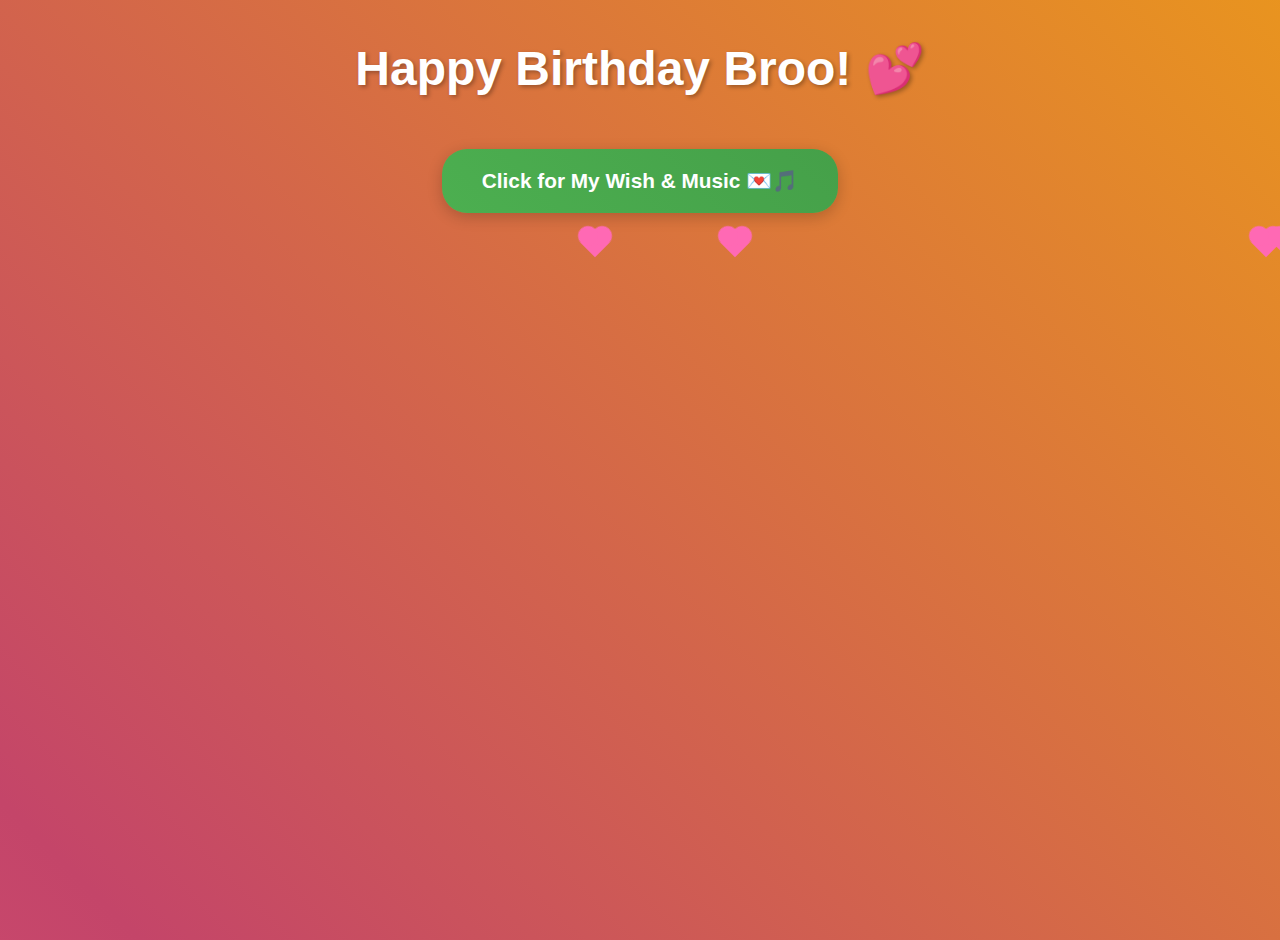
<file: index.html>
<!DOCTYPE html>
<html lang="en">
<head>
  <meta charset="UTF-8" />
  <meta name="viewport" content="width=device-width, initial-scale=1.0"/>
  <title>Happy Birthday Broo 💖</title>
  <style>
    body {
      margin: 0;
      padding: 0;
      background: linear-gradient(45deg, #ff6b9d, #c44569, #f8b500, #ff6348);
      background-size: 400% 400%;
      animation: gradientShift 8s ease infinite;
      font-family: 'Segoe UI', Tahoma, Geneva, Verdana, sans-serif;
      text-align: center;
      color: #fff;
      overflow-x: hidden;
      min-height: 100vh;
    }

    @keyframes gradientShift {
      0% { background-position: 0% 50%; }
      50% { background-position: 100% 50%; }
      100% { background-position: 0% 50%; }
    }

    h1 {
      font-size: 3em;
      margin-top: 40px;
      text-shadow: 2px 2px 4px rgba(0,0,0,0.3);
      animation: bounce 2s ease-in-out infinite alternate;
    }

    @keyframes bounce {
      from { 
        transform: scale(1) translateY(0px); 
        text-shadow: 2px 2px 4px rgba(0,0,0,0.3);
      }
      to { 
        transform: scale(1.05) translateY(-10px); 
        text-shadow: 4px 4px 8px rgba(0,0,0,0.5);
      }
    }

    button {
      margin: 20px 10px;
      padding: 15px 30px;
      font-size: 1.2em;
      background: linear-gradient(45deg, #fff, #ffccdc);
      color: #d81b60;
      border: none;
      border-radius: 25px;
      cursor: pointer;
      transition: all 0.3s ease;
      box-shadow: 0 4px 15px rgba(0,0,0,0.2);
      font-weight: bold;
    }

    button:hover {
      transform: translateY(-3px);
      box-shadow: 0 6px 20px rgba(0,0,0,0.3);
      background: linear-gradient(45deg, #ffccdc, #fff);
    }

    .wish-music-btn {
      background: linear-gradient(45deg, #4CAF50, #45a049);
      color: white;
      font-size: 1.3em;
      padding: 20px 40px;
    }

    .wish-music-btn:hover {
      background: linear-gradient(45deg, #45a049, #4CAF50);
    }

    .wish-music-btn.playing {
      background: linear-gradient(45deg, #f44336, #da190b);
      animation: pulse 1s ease-in-out infinite alternate;
    }

    @keyframes pulse {
      from { transform: scale(1); }
      to { transform: scale(1.05); }
    }

    .message {
      display: none;
      margin: 30px auto;
      font-size: 1.2em;
      background: rgba(255, 255, 255, 0.9);
      color: #d81b60;
      padding: 30px;
      border-radius: 20px;
      max-width: 80%;
      box-shadow: 0 8px 32px rgba(0,0,0,0.3);
      backdrop-filter: blur(10px);
      border: 1px solid rgba(255, 255, 255, 0.2);
      animation: fadeInUp 0.8s ease;
    }

    @keyframes fadeInUp {
      from {
        opacity: 0;
        transform: translateY(30px);
      }
      to {
        opacity: 1;
        transform: translateY(0);
      }
    }

    .heart {
      position: fixed;
      width: 20px;
      height: 20px;
      background: #ff69b4;
      transform: rotate(45deg);
      animation: float 6s linear infinite;
      z-index: 1000;
    }

    .heart::before,
    .heart::after {
      content: '';
      position: absolute;
      width: 20px;
      height: 20px;
      background: #ff69b4;
      border-radius: 50%;
    }

    .heart::before {
      top: -10px;
      left: 0;
    }

    .heart::after {
      left: -10px;
      top: 0;
    }

    @keyframes float {
      0% {
        bottom: -50px;
        left: calc(100% * var(--i));
        opacity: 0;
        transform: rotate(45deg) scale(0);
      }
      25% {
        opacity: 1;
        transform: rotate(45deg) scale(1);
      }
      75% {
        opacity: 1;
        transform: rotate(45deg) scale(1);
      }
      100% {
        bottom: 100vh;
        opacity: 0;
        transform: rotate(45deg) scale(0);
      }
    }

    .sparkle {
      position: fixed;
      width: 4px;
      height: 4px;
      background: gold;
      border-radius: 50%;
      animation: sparkle 3s linear infinite;
      z-index: 999;
    }

    @keyframes sparkle {
      0% {
        opacity: 0;
        transform: scale(0) rotate(0deg);
      }
      50% {
        opacity: 1;
        transform: scale(1) rotate(180deg);
      }
      100% {
        opacity: 0;
        transform: scale(0) rotate(360deg);
      }
    }

    @media (max-width: 768px) {
      h1 {
        font-size: 2.0em;
        margin-top: 70px;
      }
      
      button {
        font-size: 1em;
        padding: 12px 24px;
        margin: 15px 10px;
      }
      
      .message {
        font-size: 1em;
        padding: 20px;
        max-width: 90%;
         margin: 5px;
      }
    }
  </style>
</head>
<body>

  <h1> Happy Birthday Broo! 💕</h1>

  <button onclick="showWishAndPlaySong()" id="wishBtn" class="wish-music-btn">Click for My Wish & Music 💌🎵</button>

  <div class="message" id="wishMessage">
    <p>
      Dear Broo,<br><br>
      On your special day, <br><br>
      May this year bring you more success, love, and unlimited happiness! 💖<br><br>
      Nee dream pannra ella vishayangalum one by one achieve aagattum 💕🎯<br><br>
      Once again, Happy Birthday broo 💖💖..<br><br>
    </p>
  </div>

  <!-- Background Music -->
  <audio id="bgMusic" loop>
    <source src="WhatsApp Audio 2025-07-11 at 16.24.43_a902072c.mp3" type="audio/mpeg">
    Your browser does not support the audio element.
  </audio>

  <script>
    let musicPlaying = false;
    const bgMusic = document.getElementById('bgMusic');
    const wishBtn = document.getElementById('wishBtn');

    function showWishAndPlaySong() {
      // Show the wish message
      document.getElementById("wishMessage").style.display = "block";
      
      // Create sparkles effect
      createSparkles();
      
      // Play music
      if (!musicPlaying) {
        bgMusic.play().then(() => {
          wishBtn.textContent = "🔇 Stop Music & Hide Wish";
          wishBtn.classList.add('playing');
          musicPlaying = true;
        }).catch(e => {
          console.log("Music play failed:", e);
          alert("Please interact with the page first to enable audio!");
        });
      } else {
        // Stop music and hide wish
        bgMusic.pause();
        wishBtn.textContent = "Click for My Wish & Music 💌🎵";
        wishBtn.classList.remove('playing');
        musicPlaying = false;
        document.getElementById("wishMessage").style.display = "none";
      }
    }

    // Create floating hearts
    function createHearts() {
      for (let i = 0; i < 25; i++) {
        setTimeout(() => {
          const heart = document.createElement("div");
          heart.className = "heart";
          heart.style.left = Math.random() * 100 + "%";
          heart.style.setProperty('--i', Math.random());
          heart.style.animationDuration = (4 + Math.random() * 4) + "s";
          heart.style.animationDelay = Math.random() * 2 + "s";
          document.body.appendChild(heart);
          
          // Remove heart after animation
          setTimeout(() => {
            if (heart.parentNode) {
              heart.parentNode.removeChild(heart);
            }
          }, 8000);
        }, i * 200);
      }
    }

    // Create sparkle effect
    function createSparkles() {
      for (let i = 0; i < 15; i++) {
        setTimeout(() => {
          const sparkle = document.createElement("div");
          sparkle.className = "sparkle";
          sparkle.style.left = Math.random() * 100 + "%";
          sparkle.style.top = Math.random() * 100 + "%";
          sparkle.style.animationDelay = Math.random() * 1 + "s";
          document.body.appendChild(sparkle);
          
          // Remove sparkle after animation
          setTimeout(() => {
            if (sparkle.parentNode) {
              sparkle.parentNode.removeChild(sparkle);
            }
          }, 3000);
        }, i * 100);
      }
    }

    // Auto-create hearts periodically
    setInterval(createHearts, 8000);

    // Initial hearts
    createHearts();

    // Handle audio autoplay restrictions
    document.addEventListener('click', function() {
      if (bgMusic.paused && musicPlaying) {
        bgMusic.play().catch(e => console.log("Autoplay blocked:", e));
      }
    }, { once: true });

    // Add some initial sparkles
    setTimeout(createSparkles, 1000);
  </script>

</body>
</html>
</file>
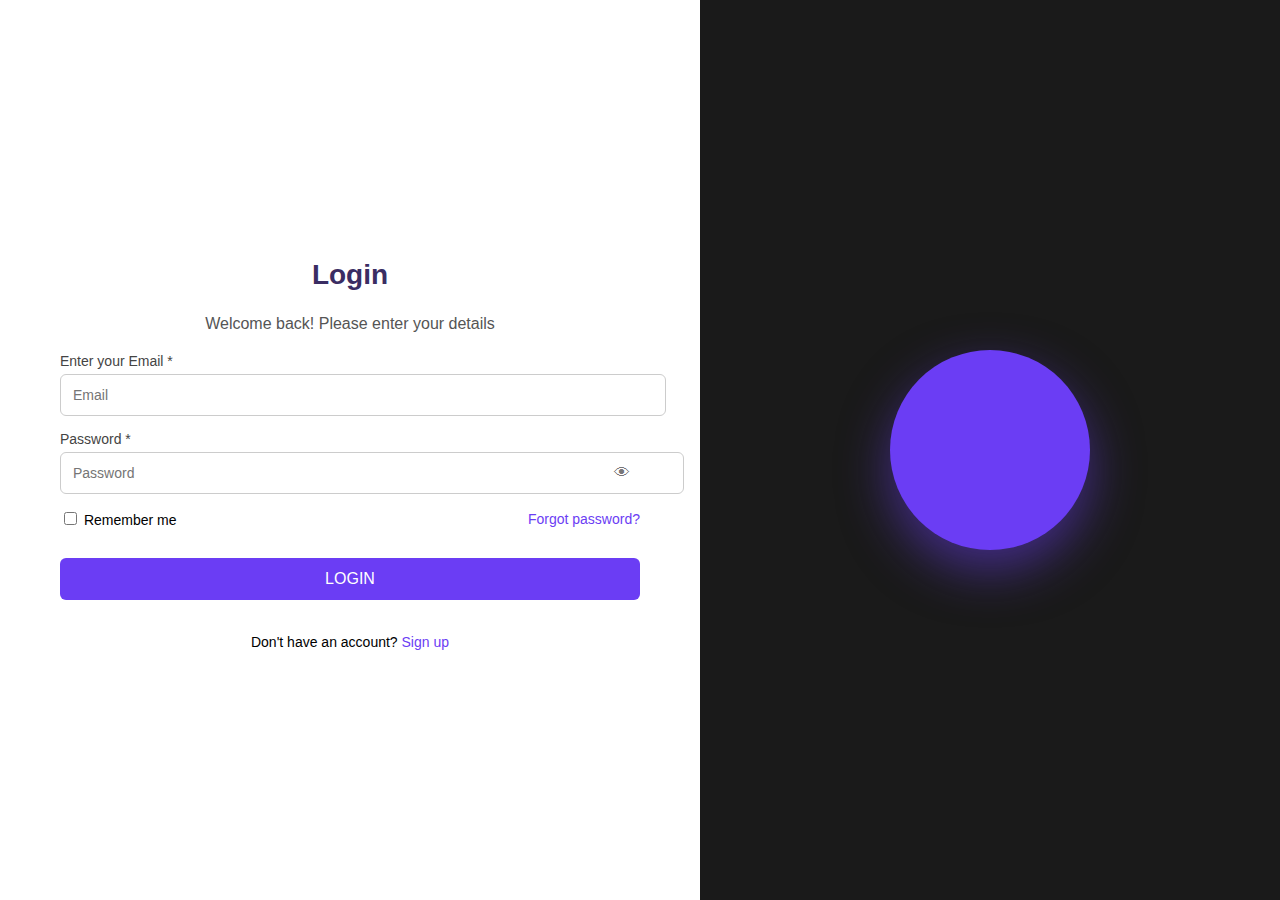
<file: login.html>
<!DOCTYPE html>
<html lang="en">
<head>
  <meta charset="UTF-8" />
  <meta name="viewport" content="width=device-width, initial-scale=1.0"/>
  <title>Student Login</title>
  <style>
    body {
      margin: 0;
      font-family: Arial, sans-serif;
      background: black;
    }

    .container {
      display: flex;
      height: 100vh;
    }

    .form-section {
      width: 50%;
      padding: 60px;
      background: white;
      display: flex;
      flex-direction: column;
      justify-content: center;
    }

    .form-section h2, .form-section p {
      text-align: center;
    }

    h2 {
      font-size: 28px;
      margin-bottom: 8px;
      color: #3a2d63;
    }

    .subtitle {
      margin-bottom: 20px;
      color: #555;
    }

    .input-group {
      margin-bottom: 15px;
    }

    .input-group label {
      font-size: 14px;
      display: block;
      margin-bottom: 5px;
      color: #444;
    }

    .input-group input {
      width: 100%;
      padding: 12px;
      border: 1px solid #ccc;
      border-radius: 6px;
      outline: none;
      font-size: 14px;
    }

    .input-group input:focus {
      border-color: #6b3df4;
    }

    .password-box {
      position: relative;
    }

    .password-box input {
      width: 100%;
      padding-right: 30px;
    }

    .toggle-password {
      position: absolute;
      right: 10px;
      top: 50%;
      transform: translateY(-50%);
      cursor: pointer;
      font-size: 16px;
      color: #777;
    }

    .options {
      display: flex;
      justify-content: space-between;
      align-items: center;
      margin-bottom: 20px;
      font-size: 14px;
    }

    .options a {
      color: #6b3df4;
      text-decoration: none;
    }

    .btn {
      width: 100%;
      padding: 12px;
      margin-top: 10px;
      font-size: 16px;
      border-radius: 6px;
      cursor: pointer;
      border: none;
    }

    .primary {
      background: #6b3df4;
      color: white;
    }

    .primary:hover {
      background: #5632c7;
    }

    .secondary {
      background: transparent;
      border: 1px solid #6b3df4;
      color: #6b3df4;
    }

    .secondary:hover {
      background: #f3f0ff;
    }

    .signup {
      margin-top: 20px;
      font-size: 14px;
      text-align: center;
    }

    .signup a {
      color: #6b3df4;
      text-decoration: none;
    }

    .image-section {
      width: 50%;
      background: #1a1a1a;
      display: flex;
      justify-content: center;
      align-items: center;
    }

    .circle {
      width: 200px;
      height: 200px;
      background: #6b3df4;
      border-radius: 50%;
      box-shadow: 0px 20px 50px rgba(107, 61, 244, 0.5);
    }

    @media (max-width: 768px) {
      .container {
        flex-direction: column;
      }
      .form-section, .image-section {
        width: 100%;
        padding: 20px;
      }
      .image-section {
        height: 200px;
      }
    }
  </style>
</head>
<body>
  <div class="container">
    <div class="form-section">
      <h2>Login</h2>
      <p class="subtitle">Welcome back! Please enter your details</p>

      <form method="GET" action="home.html" autocomplete="off">
        <div class="input-group">
          <label>Enter your Email *</label>
          <input type="email" name="email" placeholder="Email" >
        </div>

        <div class="input-group">
          <label>Password *</label>
          <div class="password-box">
            <input type="password" name="password" placeholder="Password" >
            <span class="toggle-password">👁</span>
          </div>
        </div>

        <div class="options">
          <label><input type="checkbox" name="remember"> Remember me</label>
          <a href="#">Forgot password?</a>
        </div>

        <button type="submit" class="btn primary">LOGIN</button>
      </form>

      <div class="signup">
        <p>Don't have an account? <a href="index.html">Sign up</a></p>
      </div>
    </div>

    <div class="image-section">
      <div class="circle"></div>
    </div>
  </div>

  <!-- Optional JavaScript for password toggle -->
  <!--
  <script>
    document.querySelector(".toggle-password").addEventListener("click", function() {
      const passwordInput = document.querySelector(".password-box input");
      if (passwordInput.type === "password") {
        passwordInput.type = "text";
      } else {
        passwordInput.type = "password";
      }
    });
  </script>
  -->
</body>
</html>
</file>
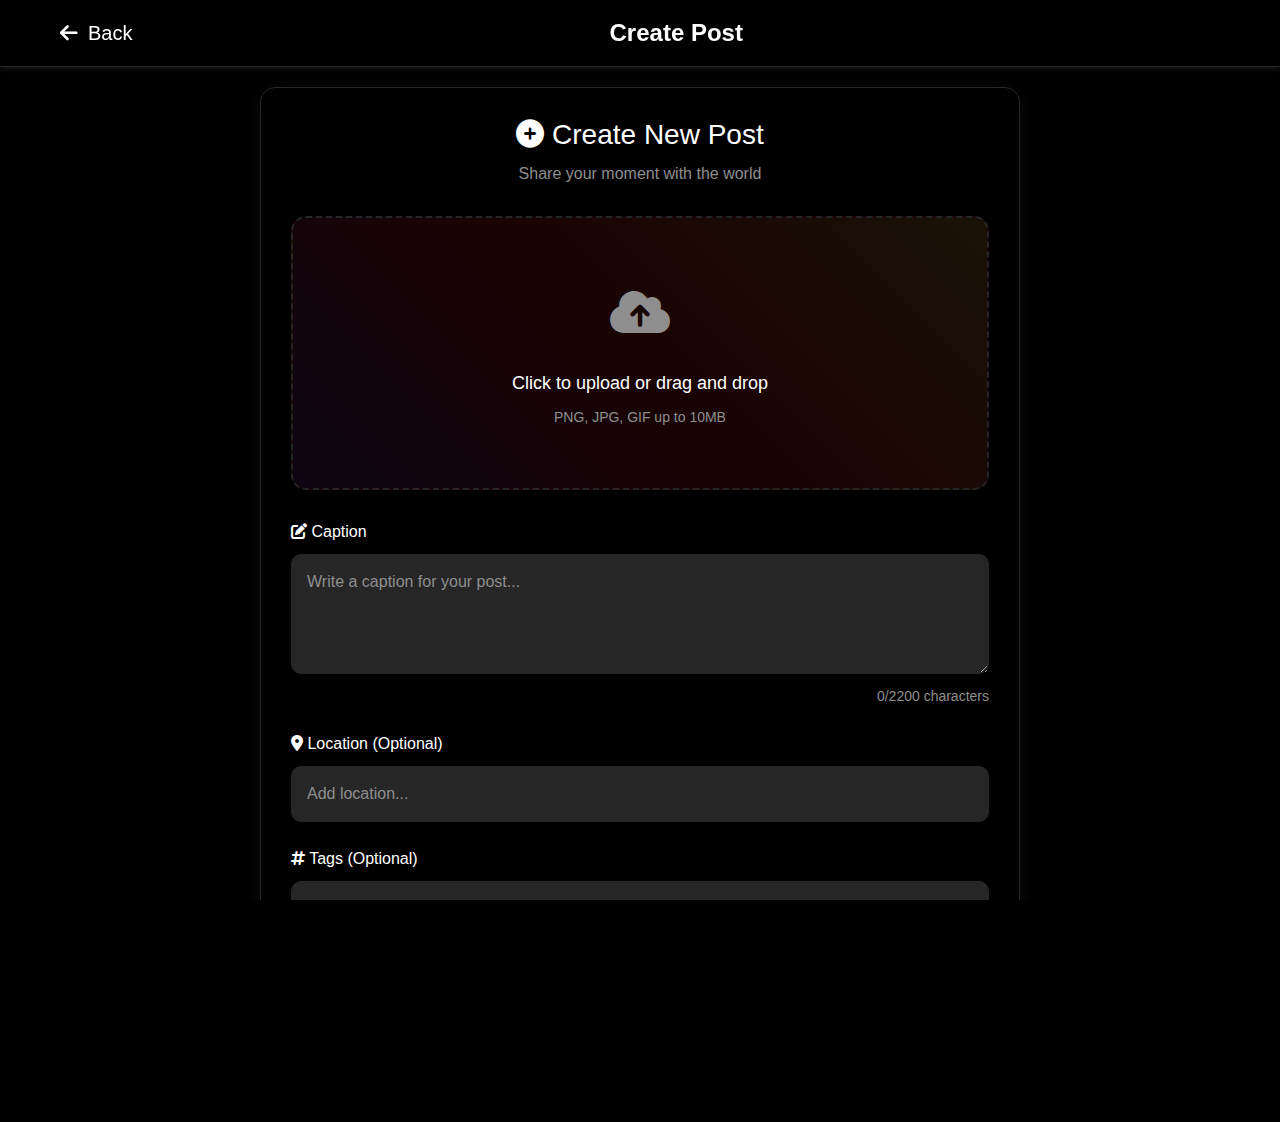
<file: post.html>
<!DOCTYPE html>
<html lang="en">
<head>
  <title>Create Post - Instagram Clone</title>
  <meta name="viewport" content="width=device-width, initial-scale=1" />
  <link rel="stylesheet" href="https://cdnjs.cloudflare.com/ajax/libs/font-awesome/6.4.0/css/all.min.css">
  <link href="https://cdn.jsdelivr.net/npm/bootstrap@5.3.2/dist/css/bootstrap.min.css" rel="stylesheet">
  <style>
    * {     
      margin: 0;
      padding: 0;
      box-sizing: border-box;
      font-family: 'Segoe UI', Tahoma, Geneva, Verdana, sans-serif;
    }

    body {
      background-color: #000000;
      color: #ffffff;
      margin: 0;
      padding: 0;
      min-height: 100vh;
    }

    html, body {
      margin: 0;
      padding: 0;
      width: 100%;
      height: 100%;
      overflow-x: hidden;
      overflow-y: auto;
      box-sizing: border-box;
    }

    /* Remove scrollbars */
    html::-webkit-scrollbar,
    body::-webkit-scrollbar {
      display: none;
    }

    html,
    body {
      -ms-overflow-style: none;
      scrollbar-width: none;
    }

    /* Navbar */
    .navbar {
      background: #000000;
      border-bottom: 1px solid #262626;
      padding: 15px 0;
      position: sticky;
      top: 0;
      z-index: 1000;
      box-shadow: 0 2px 5px rgba(255,255,255,0.1);
    }

    @media (max-width: 767px) {
      .navbar {
        padding: 12px 0;
      }
    }

    .navbar .container {
      display: flex;
      justify-content: space-between;
      align-items: center;
      max-width: 1200px;
      margin: 0 auto;
      padding: 0 20px;
    }

    @media (max-width: 767px) {
      .navbar .container {
        padding: 0 15px;
      }
    }

    .navbar .logo {
      font-size: 24px;
      font-weight: bold;
      color: #ffffff;
      text-decoration: none;
    }

    @media (max-width: 767px) {
      .navbar .logo {
        font-size: 18px;
      }
    }

    .navbar .back-btn {
      color: #ffffff;
      font-size: 20px;
      text-decoration: none;
      display: flex;
      align-items: center;
      gap: 10px;
    }

    @media (max-width: 767px) {
      .navbar .back-btn {
        font-size: 16px;
        gap: 8px;
      }
    }

    .navbar .back-btn:hover {
      color: #fcb045;
    }

    /* Main container */
    .main-container {
      max-width: 800px;
      margin: 20px auto;
      padding: 0 20px;
    }

    @media (max-width: 767px) {
      .main-container {
        padding: 0 10px;
        margin: 10px auto;
      }
    }

    /* Create post card */
    .create-post-card {
      background-color: #000000;
      border: 1px solid #262626;
      border-radius: 15px;
      padding: 30px;
      box-shadow: 0 4px 15px rgba(255,255,255,0.05);
    }

    @media (max-width: 767px) {
      .create-post-card {
        padding: 20px;
        border-radius: 10px;
      }
    }

    .create-post-header {
      text-align: center;
      margin-bottom: 30px;
    }

    .create-post-header h2 {
      color: #ffffff;
      font-size: 28px;
      margin-bottom: 10px;
    }

    .create-post-header p {
      color: #8e8e8e;
      font-size: 16px;
    }

    /* Image upload section */
    .image-upload-section {
      margin-bottom: 30px;
    }

    .upload-area {
      border: 2px dashed #262626;
      border-radius: 15px;
      padding: 60px 20px;
      text-align: center;
      background: linear-gradient(45deg, rgba(131, 58, 180, 0.1), rgba(253, 29, 29, 0.1), rgba(252, 176, 69, 0.1));
      transition: all 0.3s ease;
      cursor: pointer;
      position: relative;
      overflow: hidden;
    }

    .upload-area:hover {
      border-color: #fcb045;
      transform: translateY(-2px);
      box-shadow: 0 5px 20px rgba(252, 176, 69, 0.2);
    }

    .upload-area.dragover {
      border-color: #fcb045;
      background: linear-gradient(45deg, rgba(131, 58, 180, 0.2), rgba(253, 29, 29, 0.2), rgba(252, 176, 69, 0.2));
    }

    .upload-icon {
      font-size: 48px;
      color: #8e8e8e;
      margin-bottom: 20px;
    }

    .upload-text {
      color: #ffffff;
      font-size: 18px;
      margin-bottom: 10px;
    }

    .upload-subtext {
      color: #8e8e8e;
      font-size: 14px;
    }

    .file-input {
      display: none;
    }

    /* Image preview */
    .image-preview {
      margin-top: 20px;
      text-align: center;
    }

    .preview-image {
      max-width: 100%;
      max-height: 400px;
      border-radius: 10px;
      box-shadow: 0 4px 15px rgba(255,255,255,0.1);
    }

    .remove-image {
      margin-top: 15px;
      background: #ff4757;
      color: white;
      border: none;
      padding: 10px 20px;
      border-radius: 25px;
      cursor: pointer;
      font-size: 14px;
      transition: all 0.3s ease;
    }

    .remove-image:hover {
      background: #ff3742;
      transform: translateY(-2px);
    }

    /* Form fields */
    .form-group {
      margin-bottom: 25px;
    }

    .form-label {
      color: #ffffff;
      font-size: 16px;
      font-weight: 500;
      margin-bottom: 10px;
      display: block;
    }

    .form-input {
      width: 100%;
      padding: 15px;
      background-color: #262626;
      border: 1px solid #262626;
      border-radius: 10px;
      color: #ffffff;
      font-size: 16px;
      transition: all 0.3s ease;
    }

    .form-input:focus {
      outline: none;
      border-color: #fcb045;
      box-shadow: 0 0 10px rgba(252, 176, 69, 0.2);
      background-color: #333333;
    }

    .form-input::placeholder {
      color: #8e8e8e;
    }

    .form-textarea {
      min-height: 120px;
      resize: vertical;
    }

    /* Buttons */
    .btn-container {
      display: flex;
      gap: 15px;
      margin-top: 30px;
    }

    @media (max-width: 767px) {
      .btn-container {
        flex-direction: column;
      }
    }

    .btn-post {
      flex: 1;
      background: linear-gradient(45deg, #833ab4, #fd1d1d, #fcb045);
      color: white;
      border: none;
      padding: 15px 30px;
      border-radius: 25px;
      font-size: 16px;
      font-weight: 600;
      cursor: pointer;
      transition: all 0.3s ease;
      position: relative;
      overflow: hidden;
    }

    .btn-post:hover {
      transform: translateY(-2px);
      box-shadow: 0 5px 20px rgba(252, 176, 69, 0.4);
    }

    .btn-post:active {
      transform: translateY(0);
    }

    .btn-draft {
      flex: 1;
      background: transparent;
      color: #ffffff;
      border: 2px solid #262626;
      padding: 15px 30px;
      border-radius: 25px;
      font-size: 16px;
      font-weight: 600;
      cursor: pointer;
      transition: all 0.3s ease;
    }

    .btn-draft:hover {
      border-color: #fcb045;
      color: #fcb045;
      transform: translateY(-2px);
    }

    /* Loading state */
    .loading {
      opacity: 0.7;
      pointer-events: none;
    }

    .spinner {
      display: none;
      width: 20px;
      height: 20px;
      border: 2px solid transparent;
      border-top: 2px solid #ffffff;
      border-radius: 50%;
      animation: spin 1s linear infinite;
      margin-right: 10px;
    }

    .loading .spinner {
      display: inline-block;
    }

    @keyframes spin {
      0% { transform: rotate(0deg); }
      100% { transform: rotate(360deg); }
    }

    /* Success/Error messages */
    .message {
      padding: 15px;
      border-radius: 10px;
      margin-bottom: 20px;
      display: none;
    }

    .message.success {
      background-color: rgba(76, 175, 80, 0.2);
      border: 1px solid #4caf50;
      color: #4caf50;
    }

    .message.error {
      background-color: rgba(244, 67, 54, 0.2);
      border: 1px solid #f44336;
      color: #f44336;
    }

    /* Character count */
    .char-count {
      text-align: right;
      color: #8e8e8e;
      font-size: 14px;
      margin-top: 5px;
    }

    .char-count.warning {
      color: #ff9800;
    }

    .char-count.error {
      color: #f44336;
    }

    /* Post options */
    .post-options {
      display: flex;
      gap: 20px;
      margin-bottom: 25px;
      flex-wrap: wrap;
    }

    .option-item {
      display: flex;
      align-items: center;
      gap: 10px;
      color: #ffffff;
    }

    .option-checkbox {
      width: 18px;
      height: 18px;
      accent-color: #fcb045;
    }

    .option-label {
      font-size: 14px;
      cursor: pointer;
    }
  </style>
</head>
<body>

  <!-- Navbar -->
  <nav class="navbar">
    <div class="container">
      <a href="home.html" class="back-btn">
        <i class="fas fa-arrow-left"></i>
        <span>Back</span>
      </a>
      <div class="logo">Create Post</div>
      <div></div>
    </div>
  </nav>

  <!-- Main content -->
  <div class="main-container">
    <!-- Success/Error Messages -->
    <div id="successMessage" class="message success">
      <i class="fas fa-check-circle"></i> Post created successfully!
    </div>
    <div id="errorMessage" class="message error">
      <i class="fas fa-exclamation-circle"></i> Please fix the errors and try again.
    </div>

    <div class="create-post-card">
      <div class="create-post-header">
        <h2><i class="fas fa-plus-circle"></i> Create New Post</h2>
        <p>Share your moment with the world</p>
      </div>

      <form id="createPostForm">
        <!-- Image Upload Section -->
        <div class="image-upload-section">
          <div class="upload-area" id="uploadArea">
            <div class="upload-icon">
              <i class="fas fa-cloud-upload-alt"></i>
            </div>
            <div class="upload-text">Click to upload or drag and drop</div>
            <div class="upload-subtext">PNG, JPG, GIF up to 10MB</div>
            <input type="file" id="imageInput" class="file-input" accept="image/*">
          </div>
          <div id="imagePreview" class="image-preview"></div>
        </div>

        <!-- Caption -->
        <div class="form-group">
          <label class="form-label" for="caption">
            <i class="fas fa-edit"></i> Caption
          </label>
          <textarea 
            id="caption" 
            class="form-input form-textarea" 
            placeholder="Write a caption for your post..."
            maxlength="2200"
          ></textarea>
          <div id="captionCount" class="char-count">0/2200 characters</div>
        </div>

        <!-- Location -->
        <div class="form-group">
          <label class="form-label" for="location">
            <i class="fas fa-map-marker-alt"></i> Location (Optional)
          </label>
          <input 
            type="text" 
            id="location" 
            class="form-input" 
            placeholder="Add location..."
          >
        </div>

        <!-- Tags -->
        <div class="form-group">
          <label class="form-label" for="tags">
            <i class="fas fa-hashtag"></i> Tags (Optional)
          </label>
          <input 
            type="text" 
            id="tags" 
            class="form-input" 
            placeholder="#tag1 #tag2 #tag3..."
          >
        </div>

        <!-- Post Options -->
        <div class="post-options">
          <div class="option-item">
            <input type="checkbox" id="allowComments" class="option-checkbox" checked>
            <label for="allowComments" class="option-label">Allow comments</label>
          </div>
          <div class="option-item">
            <input type="checkbox" id="allowLikes" class="option-checkbox" checked>
            <label for="allowLikes" class="option-label">Allow likes</label>
          </div>
          <div class="option-item">
            <input type="checkbox" id="publicPost" class="option-checkbox" checked>
            <label for="publicPost" class="option-label">Public post</label>
          </div>
        </div>

        <!-- Buttons -->
        <div class="btn-container">
          <button type="button" class="btn-draft" id="saveDraftBtn">
            <i class="fas fa-save"></i> Save as Draft
          </button>
          <button type="submit" class="btn-post" id="publishBtn">
            <span class="spinner"></span>
            <i class="fas fa-share"></i> Publish Post
          </button>
        </div>
      </form>
    </div>
  </div>

  <script>
    // DOM elements
    const uploadArea = document.getElementById('uploadArea');
    const imageInput = document.getElementById('imageInput');
    const imagePreview = document.getElementById('imagePreview');
    const captionTextarea = document.getElementById('caption');
    const captionCount = document.getElementById('captionCount');
    const createPostForm = document.getElementById('createPostForm');
    const publishBtn = document.getElementById('publishBtn');
    const saveDraftBtn = document.getElementById('saveDraftBtn');
    const successMessage = document.getElementById('successMessage');
    const errorMessage = document.getElementById('errorMessage');

    let selectedImage = null;

    // Upload area click handler
    uploadArea.addEventListener('click', () => {
      imageInput.click();
    });

    // File input change handler
    imageInput.addEventListener('change', handleFileSelect);

    // Drag and drop handlers
    uploadArea.addEventListener('dragover', (e) => {
      e.preventDefault();
      uploadArea.classList.add('dragover');
    });

    uploadArea.addEventListener('dragleave', () => {
      uploadArea.classList.remove('dragover');
    });

    uploadArea.addEventListener('drop', (e) => {
      e.preventDefault();
      uploadArea.classList.remove('dragover');
      const files = e.dataTransfer.files;
      if (files.length > 0) {
        handleFile(files[0]);
      }
    });

    // Handle file selection
    function handleFileSelect(e) {
      const file = e.target.files[0];
      if (file) {
        handleFile(file);
      }
    }

    // Handle file processing
    function handleFile(file) {
      // Validate file type
      if (!file.type.startsWith('image/')) {
        showErrorMessage('Please select a valid image file.');
        return;
      }

      // Validate file size (10MB)
      if (file.size > 10 * 1024 * 1024) {
        showErrorMessage('File size should be less than 10MB.');
        return;
      }

      selectedImage = file;
      displayImagePreview(file);
    }

    // Display image preview
    function displayImagePreview(file) {
      const reader = new FileReader();
      reader.onload = (e) => {
        imagePreview.innerHTML = `
          <img src="${e.target.result}" alt="Preview" class="preview-image">
          <br>
          <button type="button" class="remove-image" onclick="removeImage()">
            <i class="fas fa-trash"></i> Remove Image
          </button>
        `;
      };
      reader.readAsDataURL(file);
    }

    // Remove selected image
    function removeImage() {
      selectedImage = null;
      imagePreview.innerHTML = '';
      imageInput.value = '';
    }

    // Caption character counter
    captionTextarea.addEventListener('input', () => {
      const length = captionTextarea.value.length;
      captionCount.textContent = `${length}/2200 characters`;
      
      if (length > 2000) {
        captionCount.classList.add('warning');
      } else {
        captionCount.classList.remove('warning');
      }
      
      if (length >= 2200) {
        captionCount.classList.add('error');
      } else {
        captionCount.classList.remove('error');
      }
    });

    // Form submission
    createPostForm.addEventListener('submit', (e) => {
      e.preventDefault();
      publishPost();
    });

    // Save draft
    saveDraftBtn.addEventListener('click', () => {
      saveDraft();
    });

    // Publish post
    function publishPost() {
      if (!validateForm()) {
        showErrorMessage('Please fill in all required fields.');
        return;
      }

      setLoadingState(true);

      // Simulate API call
      setTimeout(() => {
        setLoadingState(false);
        showSuccessMessage('Post published successfully!');
        resetForm();
      }, 2000);
    }

    // Save draft
    function saveDraft() {
      const formData = getFormData();
      
      // Store in localStorage (in real app, would save to server)
      const drafts = JSON.parse(localStorage.getItem('postDrafts') || '[]');
      drafts.push({
        ...formData,
        id: Date.now(),
        savedAt: new Date().toISOString()
      });
      localStorage.setItem('postDrafts', JSON.stringify(drafts));
      
      showSuccessMessage('Draft saved successfully!');
    }

    // Validate form
    function validateForm() {
      if (!selectedImage) {
        showErrorMessage('Please select an image.');
        return false;
      }

      if (!captionTextarea.value.trim()) {
        showErrorMessage('Please write a caption.');
        return false;
      }

      return true;
    }

    // Get form data
    function getFormData() {
      return {
        image: selectedImage,
        caption: captionTextarea.value.trim(),
        location: document.getElementById('location').value.trim(),
        tags: document.getElementById('tags').value.trim(),
        allowComments: document.getElementById('allowComments').checked,
        allowLikes: document.getElementById('allowLikes').checked,
        publicPost: document.getElementById('publicPost').checked
      };
    }

    // Reset form
    function resetForm() {
      createPostForm.reset();
      removeImage();
      captionCount.textContent = '0/2200 characters';
      captionCount.classList.remove('warning', 'error');
    }

    // Set loading state
    function setLoadingState(loading) {
      if (loading) {
        publishBtn.classList.add('loading');
        publishBtn.disabled = true;
        saveDraftBtn.disabled = true;
      } else {
        publishBtn.classList.remove('loading');
        publishBtn.disabled = false;
        saveDraftBtn.disabled = false;
      }
    }

    // Show success message
    function showSuccessMessage(message) {
      successMessage.innerHTML = `<i class="fas fa-check-circle"></i> ${message}`;
      successMessage.style.display = 'block';
      errorMessage.style.display = 'none';
      
      setTimeout(() => {
        successMessage.style.display = 'none';
      }, 3000);
    }

    // Show error message
    function showErrorMessage(message) {
      errorMessage.innerHTML = `<i class="fas fa-exclamation-circle"></i> ${message}`;
      errorMessage.style.display = 'block';
      successMessage.style.display = 'none';
      
      setTimeout(() => {
        errorMessage.style.display = 'none';
      }, 5000);
    }
  </script>

  <script src="https://cdn.jsdelivr.net/npm/bootstrap@5.3.2/dist/js/bootstrap.bundle.min.js"></script>
</body>
</html>
</file>
